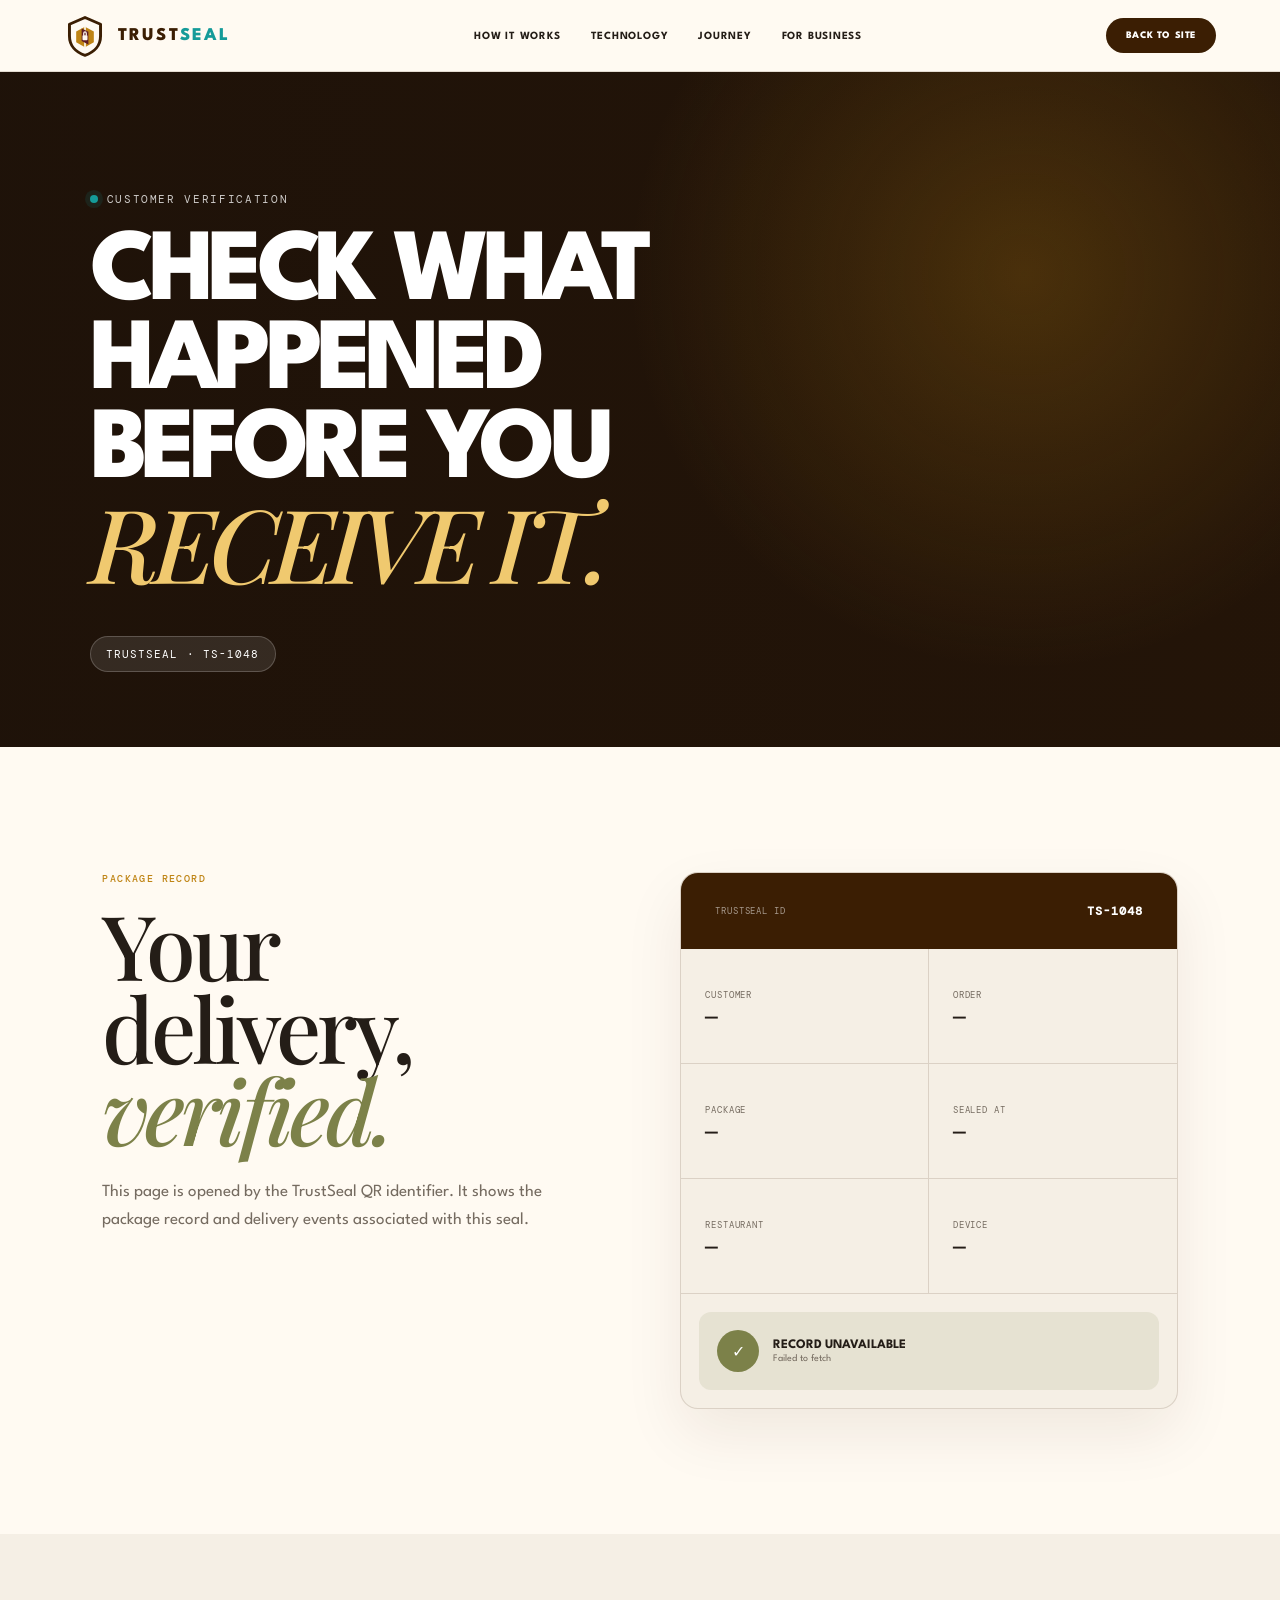
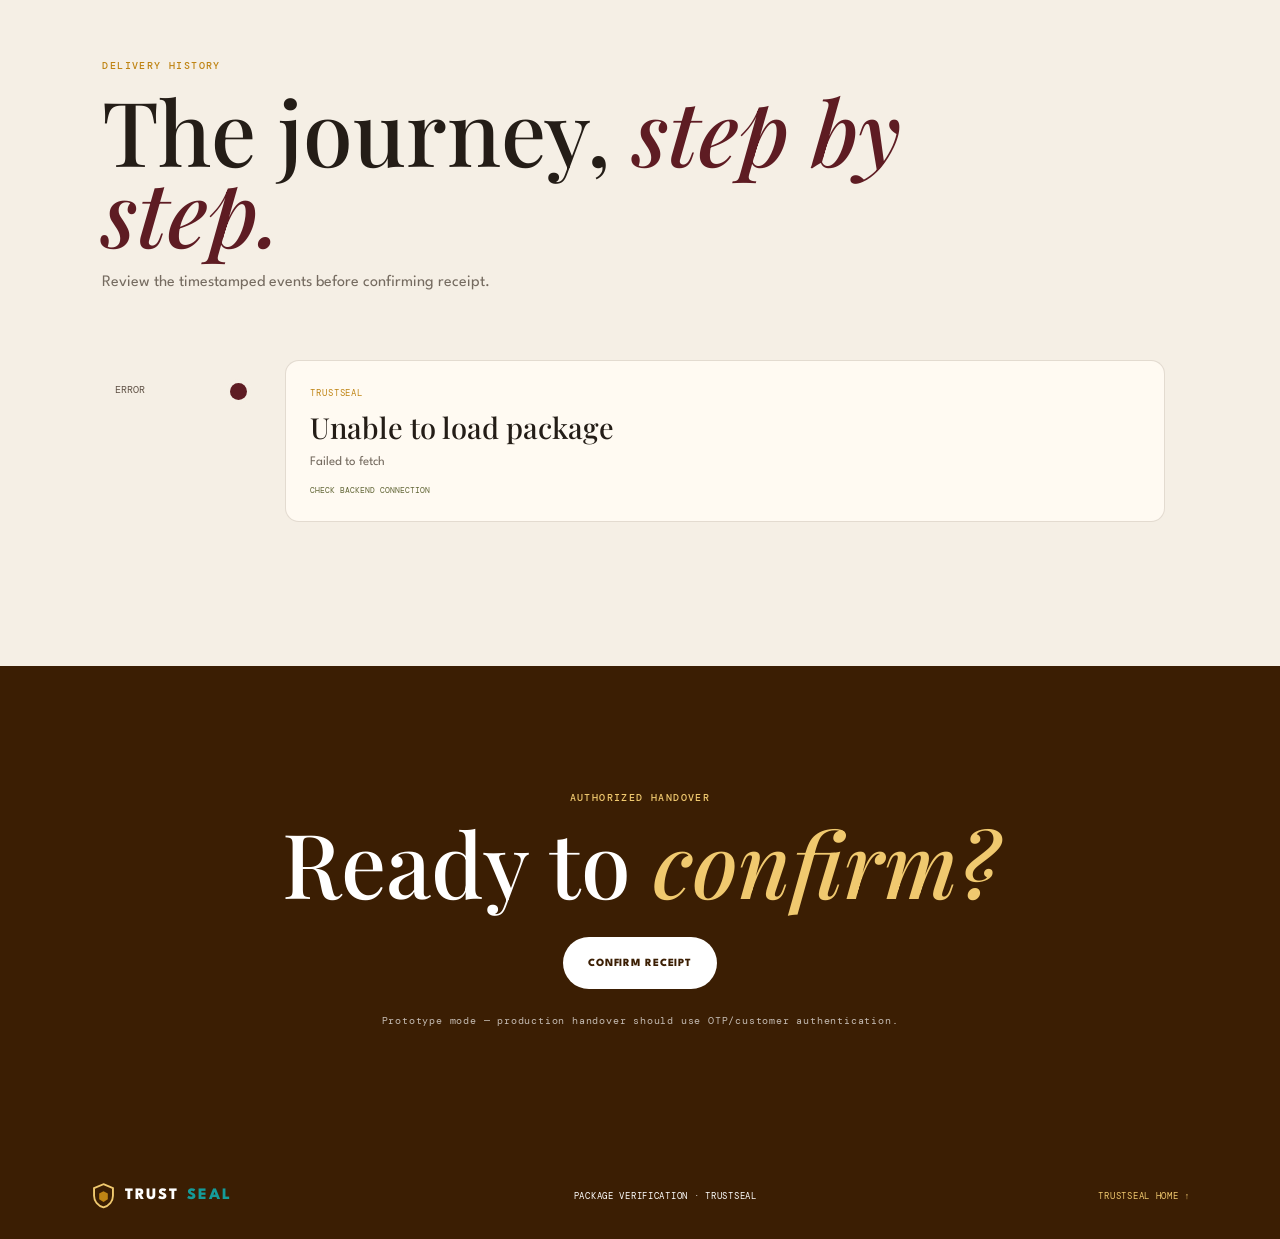
<file: TrustSeal 2.0/frontend/verify.html>
<!DOCTYPE html>
<html lang="en">
<head>
    <meta charset="UTF-8">
    <meta name="viewport" content="width=device-width, initial-scale=1.0">
    <title>TrustSeal — Verify Package</title>
    <link rel="preconnect" href="https://fonts.googleapis.com">
    <link rel="preconnect" href="https://fonts.gstatic.com" crossorigin>
    <link href="https://fonts.googleapis.com/css2?family=DM+Mono:wght@400;500&family=League+Spartan:wght@400;500;600;700;800&family=Playfair+Display:ital,wght@0,500;0,600;1,500&display=swap" rel="stylesheet">
    <link rel="stylesheet" href="style.css">
    <link rel="stylesheet" href="verify.css">
</head>
<body>

<header class="navbar">
    <a href="index.html" class="logo">
        <span class="brand-mark"><svg
                class="logo-svg"
                viewBox="0 0 100 100"
                xmlns="http://www.w3.org/2000/svg"
                aria-label="Trust Seal logo"
            >

                <!-- shield -->

                <path
                    d="M50 6
                       L87 22
                       L87 50
                       C87 73 72 89 50 96
                       C28 89 13 73 13 50
                       L13 22 Z"
                    fill="none"
                    stroke="#3B1E03"
                    stroke-width="7"
                    stroke-linejoin="round"
                />

                <!-- package -->

                <path
                    d="M29 39
                       L50 28
                       L71 39
                       L71 65
                       L50 77
                       L29 65 Z"
                    fill="#BF8414"
                />

                <!-- package center -->

                <path
                    d="M50 28
                       L50 77"
                    stroke="#FFF9F0"
                    stroke-width="4"
                />

                <!-- package tape -->

                <path
                    d="M42 32
                       L58 40
                       L58 70
                       L42 62 Z"
                    fill="#5E1C23"
                />

                <!-- lock -->

                <rect
                    x="44"
                    y="48"
                    width="12"
                    height="12"
                    rx="2"
                    fill="#FFF9F0"
                />

                <path
                    d="M47 48
                       V44
                       C47 39 53 39 53 44
                       V48"
                    fill="none"
                    stroke="#FFF9F0"
                    stroke-width="3"
                    stroke-linecap="round"
                />

            </svg></span>
        <span class="brand-name">TRUST<span>SEAL</span></span>
    </a>
    <nav class="desktop-nav">
        <a href="index.html#how">HOW IT WORKS</a>
        <a href="index.html#technology">TECHNOLOGY</a>
        <a href="index.html#journey">JOURNEY</a>
        <a href="index.html#business">FOR BUSINESS</a>
    </nav>
    <a class="verify-nav" href="index.html">BACK TO SITE</a>
    <button class="menu-button" id="menuButton" aria-label="Open menu">☰</button>
</header>

<nav class="mobile-nav" id="mobileNav">
    <a href="index.html#how">HOW IT WORKS</a>
    <a href="index.html#technology">TECHNOLOGY</a>
    <a href="index.html#journey">JOURNEY</a>
    <a href="index.html#business">FOR BUSINESS</a>
</nav>

<main class="verify-page">
    <section class="verify-hero">
        <div class="verify-hero-content">
            <div class="eyebrow"><span></span>CUSTOMER VERIFICATION</div>
            <h1>
                CHECK WHAT
                <br>HAPPENED
                <br>BEFORE YOU
                <br><em>RECEIVE IT.</em>
            </h1>
            <div class="verify-id" id="heroId">TRUSTSEAL · TS-1048</div>
        </div>
    </section>

    <section class="verify-body">
        <div class="verify-layout">
            <div class="verify-heading">
                <p class="label">PACKAGE RECORD</p>
                <h2>
                    Your delivery,
                    <em>verified.</em>
                </h2>
                <p>
                    This page is opened by the TrustSeal QR identifier. It shows
                    the package record and delivery events associated with this seal.
                </p>
            </div>

            <div class="verify-card">
                <div class="verify-card-top">
                    <span>TRUSTSEAL ID</span>
                    <strong id="trustsealId">TS-1048</strong>
                </div>

                <div class="detail-grid">
                    <div class="detail"><span>CUSTOMER</span><strong id="customerName">—</strong></div>
                    <div class="detail"><span>ORDER</span><strong id="orderId">—</strong></div>
                    <div class="detail"><span>PACKAGE</span><strong id="packageName">—</strong></div>
                    <div class="detail"><span>SEALED AT</span><strong id="sealedAt">—</strong></div>
                    <div class="detail"><span>RESTAURANT</span><strong id="restaurantName">—</strong></div>
                    <div class="detail"><span>DEVICE</span><strong id="deviceId">—</strong></div>
                </div>

                <div class="verify-card-status">
                    <div class="monitor-icon">✓</div>
                    <div>
                        <strong id="statusText">LOADING PACKAGE</strong>
                        <small id="statusDetail">Reading TrustSeal record…</small>
                    </div>
                </div>
            </div>
        </div>
    </section>

    <section class="verify-timeline">
        <div class="timeline-heading">
            <p class="label">DELIVERY HISTORY</p>
            <h2>
                The journey,
                <em>step by step.</em>
            </h2>
            <p>Review the timestamped events before confirming receipt.</p>
        </div>

        <div class="timeline" id="timeline"></div>
    </section>

    <section class="verify-actions">
        <p class="label" style="color:var(--honey-light);">AUTHORIZED HANDOVER</p>
        <h2>
            Ready to
            <em>confirm?</em>
        </h2>
        <button class="verify-button-live" id="verifyButton">CONFIRM RECEIPT</button>
        <div class="verify-result" id="verificationMessage">
            Prototype mode — production handover should use OTP/customer authentication.
        </div>
    </section>
</main>

<footer class="footer">
    <div class="footer-logo">


        <svg
            class="footer-logo-svg"
            viewBox="0 0 100 100"
            xmlns="http://www.w3.org/2000/svg"
        >

            <path
                d="M50 8 L85 23 L85 51
                   C85 72 70 88 50 94
                   C30 88 15 72 15 51
                   L15 23 Z"
                fill="none"
                stroke="#F0C96F"
                stroke-width="7"
            />

            <path
                d="M34 43 L50 34 L66 43
                   L66 64 L50 74 L34 64 Z"
                fill="#BF8414"
            />

        </svg>


        TRUST <span>SEAL</span>


    </div>
    <div>PACKAGE VERIFICATION · TRUSTSEAL</div>
    <a href="index.html">TRUSTSEAL HOME ↑</a>
</footer>

<script src="verify.js"></script>
</body>
</html>
</file>
<file: TrustSeal 2.0/frontend/style.css>
/* =====================================================
   TRUST SEAL
   MAIN STYLESHEET
===================================================== */


/* =====================================================
   VARIABLES
===================================================== */

:root {

    --cream: #F5EFE5;

    --paper: #FFFAF2;

    --linen: #E3D7C6;

    --olive: #7C8149;

    --olive-dark: #626637;

    --honey: #BF8414;

    --honey-light: #F0C96F;

    --blue: #B1C7D4;

    --teal: #159B99;

    --espresso: #3B1E03;

    --brown: #605246;

    --red: #5E1C23;

    --text: #241D17;

    --muted: #756B60;

    --white: #FFFDF8;

    --border: rgba(59,30,3,.14);


    --sans:
        "League Spartan",
        Arial,
        sans-serif;

    --serif:
        "Playfair Display",
        Georgia,
        serif;

    --mono:
        "DM Mono",
        monospace;

}


/* =====================================================
   RESET
===================================================== */

* {

    margin: 0;

    padding: 0;

    box-sizing: border-box;

}


html {

    scroll-behavior: smooth;

}


body {

    background: var(--cream);

    color: var(--text);

    font-family: var(--sans);

    overflow-x: hidden;

}


img {

    display: block;

    width: 100%;

}


button {

    font-family: inherit;

    cursor: pointer;

}


a {

    color: inherit;

    text-decoration: none;

}


/* =====================================================
   NAVBAR
===================================================== */

.navbar {

    position: fixed;

    top: 0;

    left: 0;

    width: 100%;

    height: 72px;

    z-index: 1000;

    display: flex;

    align-items: center;

    justify-content: space-between;

    padding: 0 5vw;

    background:
        rgba(255,250,242,.97);

    border-bottom:
        1px solid var(--border);

    backdrop-filter:
        blur(15px);

}


/* =====================================================
   LOGO
===================================================== */

.logo {

    display: flex;

    align-items: center;

    gap: 12px;

}


.brand-mark {

    width: 42px;

    height: 42px;

    display: flex;

    align-items: center;

    justify-content: center;

    flex-shrink: 0;

    background: transparent;

}


.logo-svg {

    width: 42px;

    height: 42px;

    display: block;

}


.brand-name {

    font-family: var(--sans);

    font-size: 18px;

    font-weight: 800;

    letter-spacing: .12em;

    color: var(--espresso);

}


.brand-name span {

    color: var(--teal);

}


/* =====================================================
   DESKTOP NAV
===================================================== */

.desktop-nav {

    display: flex;

    align-items: center;

    gap: 30px;

}


.desktop-nav a {

    position: relative;

    font-size: 11px;

    font-weight: 700;

    letter-spacing: .07em;

}


.desktop-nav a::after {

    content: "";

    position: absolute;

    left: 0;

    bottom: -7px;

    width: 0;

    height: 2px;

    background: var(--teal);

    transition: .25s;

}


.desktop-nav a:hover::after {

    width: 100%;

}


/* =====================================================
   NAV BUTTON
===================================================== */

.verify-nav {

    padding: 13px 20px;

    border: 0;

    border-radius: 30px;

    background: var(--espresso);

    color: white;

    font-size: 10px;

    font-weight: 800;

    letter-spacing: .06em;

    transition: .25s;

}


.verify-nav:hover {

    background: var(--teal);

    transform: translateY(-2px);

}


/* =====================================================
   MOBILE MENU
===================================================== */

.menu-button {

    display: none;

    border: 0;

    background: transparent;

    color: var(--espresso);

    font-size: 23px;

}


.mobile-nav {

    display: none;

}


.mobile-nav.open {

    position: fixed;

    top: 72px;

    left: 0;

    z-index: 999;

    width: 100%;

    display: flex;

    flex-direction: column;

    padding: 15px;

    background: var(--paper);

    border-bottom: 1px solid var(--border);

    box-shadow:
        0 15px 30px rgba(0,0,0,.1);

}


.mobile-nav a {

    padding: 14px;

    font-size: 12px;

    font-weight: 700;

}


/* =====================================================
   GENERAL
===================================================== */

.section {

    padding: 125px 8vw;

}


.label {

    color: var(--honey);

    font-family: var(--mono);

    font-size: 10px;

    font-weight: 500;

    letter-spacing: .14em;

}


/* =====================================================
   HERO
===================================================== */

.hero {

    position: relative;

    min-height: 100vh;

    padding: 120px 7vw 55px;

    display: flex;

    align-items: center;

    overflow: hidden;

    color: white;

    background: var(--espresso);

}


.hero-image {

    position: absolute;

    inset: 0;

    z-index: 0;

}


.hero-image img {

    width: 100%;

    height: 100%;

    object-fit: cover;

    object-position: center;

}


.hero-dark {

    position: absolute;

    inset: 0;

    z-index: 1;

    background:

        linear-gradient(
            90deg,
            rgba(30,18,9,.91),
            rgba(30,18,9,.73) 50%,
            rgba(30,18,9,.42)
        );

}


.hero-content {

    position: relative;

    z-index: 2;

    max-width: 900px;

}


.eyebrow {

    display: flex;

    align-items: center;

    gap: 9px;

    margin-bottom: 24px;

    color:
        rgba(255,255,255,.78);

    font-family: var(--mono);

    font-size: 11px;

    letter-spacing: .15em;

}


.eyebrow span {

    width: 8px;

    height: 8px;

    border-radius: 50%;

    background: var(--teal);

    box-shadow:
        0 0 0 5px rgba(21,155,153,.12);

}


.hero h1 {

    max-width: 900px;

    font-size:
        clamp(56px,8vw,112px);

    font-weight: 800;

    line-height: .87;

    letter-spacing: -.065em;

    text-transform: uppercase;

}


.hero h1 em {

    color: var(--honey-light);

    font-family: var(--serif);

    font-weight: 500;

    font-style: italic;

    text-transform: none;

}


.hero-description {

    max-width: 590px;

    margin-top: 30px;

    color:
        rgba(255,255,255,.74);

    font-size: 17px;

    line-height: 1.65;

}


.hero-buttons {

    display: flex;

    flex-wrap: wrap;

    gap: 12px;

    margin-top: 32px;

}


.button {

    min-height: 52px;

    display: inline-flex;

    align-items: center;

    justify-content: center;

    padding: 0 25px;

    border-radius: 30px;

    font-size: 11px;

    font-weight: 800;

    letter-spacing: .08em;

    transition: .25s;

}


.white-button {

    border: 1px solid white;

    background: white;

    color: var(--espresso);

}


.white-button:hover {

    background: var(--honey-light);

    border-color: var(--honey-light);

    transform: translateY(-2px);

}


.outline-button {

    border: 1px solid rgba(255,255,255,.65);

    background: rgba(255,255,255,.05);

    color: white;

}


.outline-button:hover {

    background:
        rgba(255,255,255,.15);

    border-color: white;

}


.hero-bottom {

    max-width: 760px;

    display: flex;

    justify-content: space-between;

    margin-top: 52px;

    padding-top: 17px;

    border-top:
        1px solid rgba(255,255,255,.25);

    color:
        rgba(255,255,255,.53);

    font-family: var(--mono);

    font-size: 9px;

    letter-spacing: .12em;

}


/* =====================================================
   INTRO
===================================================== */

.intro {

    background: var(--paper);

}


.intro-grid {

    display: grid;

    grid-template-columns: 1.2fr .8fr;

    gap: 80px;

}


.intro h2 {

    margin-top: 18px;

    font-family: var(--serif);

    font-size:
        clamp(52px,6vw,84px);

    font-weight: 500;

    line-height: .98;

    letter-spacing: -.04em;

}


.intro h2 em {

    color: var(--olive);

}


.intro-text {

    align-self: end;

}


.intro-text p {

    margin-bottom: 22px;

    color: var(--muted);

    font-size: 17px;

    line-height: 1.75;

}


/* =====================================================
   CUSTOMER
===================================================== */

.customer {

    background: var(--cream);

}


.customer-heading {

    max-width: 850px;

}


.customer-heading h2 {

    margin-top: 18px;

    font-family: var(--serif);

    font-size:
        clamp(56px,7vw,98px);

    font-weight: 500;

    line-height: .92;

    letter-spacing: -.045em;

}


.customer-heading h2 em {

    color: var(--red);

}


.customer-intro {

    max-width: 600px;

    margin-top: 26px;

    color: var(--muted);

    font-size: 17px;

    line-height: 1.7;

}


.customer-dashboard {

    margin-top: 60px;

    background: var(--paper);

    border:
        1px solid var(--border);

    border-radius: 20px;

    overflow: hidden;

    box-shadow:
        0 25px 60px rgba(59,30,3,.08);

}


.customer-top {

    display: flex;

    align-items: center;

    justify-content: space-between;

    gap: 30px;

    padding: 32px 36px;

    border-bottom:
        1px solid var(--border);

}


.customer-person {

    display: flex;

    align-items: center;

    gap: 18px;

}


.avatar {

    width: 62px;

    height: 62px;

    display: grid;

    place-items: center;

    flex-shrink: 0;

    border-radius: 50%;

    background: var(--blue);

    color: var(--espresso);

    font-size: 16px;

    font-weight: 800;

}


.customer-person span {

    color: var(--muted);

    font-family: var(--mono);

    font-size: 9px;

    letter-spacing: .12em;

}


.customer-person h3 {

    margin-top: 4px;

    font-family: var(--serif);

    font-size: 30px;

    font-weight: 500;

}


.customer-person p {

    margin-top: 3px;

    color: var(--muted);

    font-size: 11px;

}


.order-status {

    display: flex;

    align-items: center;

    gap: 9px;

    padding: 10px 15px;

    border-radius: 30px;

    background:
        rgba(124,129,73,.1);

    color: var(--olive-dark);

    font-family: var(--mono);

    font-size: 9px;

    letter-spacing: .08em;

}


.status-dot {

    width: 8px;

    height: 8px;

    border-radius: 50%;

    background: var(--olive);

    animation: pulse 2s infinite;

}


@keyframes pulse {

    0% {

        box-shadow:
            0 0 0 0 rgba(124,129,73,.5);

    }

    70% {

        box-shadow:
            0 0 0 8px rgba(124,129,73,0);

    }

    100% {

        box-shadow:
            0 0 0 0 rgba(124,129,73,0);

    }

}


.customer-info-grid {

    display: grid;

    grid-template-columns:
        repeat(4,1fr);

}


.info-item {

    min-height: 125px;

    display: flex;

    flex-direction: column;

    justify-content: center;

    gap: 10px;

    padding: 24px 26px;

    border-right:
        1px solid var(--border);

}


.info-item:last-child {

    border-right: 0;

}


.info-item span,
.customer-footer span {

    color: var(--muted);

    font-family: var(--mono);

    font-size: 9px;

    letter-spacing: .1em;

}


.info-item strong {

    font-size: 15px;

}


.olive-text {

    color: var(--olive-dark);

}


.customer-footer {

    display: grid;

    grid-template-columns:
        repeat(3,1fr);

    background: var(--linen);

    border-top:
        1px solid var(--border);

}


.customer-footer > div {

    display: flex;

    flex-direction: column;

    gap: 7px;

    padding: 22px 26px;

    border-right:
        1px solid var(--border);

}


.customer-footer > div:last-child {

    border-right: 0;

}


.customer-footer strong {

    font-size: 11px;

}


/* =====================================================
   RESTAURANT
===================================================== */

.restaurant {

    background: var(--espresso);

    color: white;

}


.restaurant-grid {

    display: grid;

    grid-template-columns: 1fr 1fr;

    gap: 80px;

    align-items: center;

}


.restaurant-text h2 {

    margin-top: 18px;

    font-family: var(--serif);

    font-size:
        clamp(58px,7vw,100px);

    font-weight: 500;

    line-height: .9;

}


.restaurant-text h2 em {

    color: var(--honey-light);

}


.restaurant-text > p:last-child {

    max-width: 560px;

    margin-top: 30px;

    color:
        rgba(255,255,255,.67);

    font-size: 17px;

    line-height: 1.75;

}


.restaurant-card {

    padding: 38px;

    background: #4A280C;

    border:
        1px solid rgba(255,255,255,.12);

    border-radius: 18px;

}


.verified {

    display: flex;

    align-items: center;

    gap: 9px;

    color: var(--honey-light);

    font-family: var(--mono);

    font-size: 9px;

    letter-spacing: .1em;

}


.verified span {

    width: 23px;

    height: 23px;

    display: grid;

    place-items: center;

    border-radius: 50%;

    background: var(--olive);

}


.restaurant-card h3 {

    margin-top: 42px;

    font-family: var(--serif);

    font-size: 48px;

    font-weight: 500;

}


.restaurant-sub {

    color:
        rgba(255,255,255,.5);

    font-size: 14px;

}


.restaurant-details {

    display: grid;

    grid-template-columns:
        repeat(3,1fr);

    gap: 15px;

    margin-top: 38px;

    padding-top: 23px;

    border-top:
        1px solid rgba(255,255,255,.12);

}


.restaurant-details div {

    display: flex;

    flex-direction: column;

    gap: 6px;

}


.restaurant-details small {

    color:
        rgba(255,255,255,.4);

    font-family: var(--mono);

    font-size: 8px;

}


.restaurant-details strong {

    font-family: var(--mono);

    font-size: 10px;

}


.seal-active {

    display: flex;

    align-items: center;

    gap: 13px;

    margin-top: 30px;

    padding: 16px;

    border-radius: 11px;

    background:
        rgba(124,129,73,.16);

}


.seal-check {

    width: 35px;

    height: 35px;

    display: grid;

    place-items: center;

    flex-shrink: 0;

    border-radius: 50%;

    background: var(--olive);

}


.seal-active div:last-child {

    display: flex;

    flex-direction: column;

}


.seal-active strong {

    font-size: 13px;

}


.seal-active small {

    margin-top: 2px;

    color:
        rgba(255,255,255,.5);

    font-size: 10px;

}


/* =====================================================
   PACKAGE
===================================================== */

.package {

    background: var(--paper);

}


.package-heading {

    max-width: 820px;

}


.package-heading h2 {

    margin-top: 18px;

    font-family: var(--serif);

    font-size:
        clamp(56px,7vw,96px);

    font-weight: 500;

    line-height: .92;

    letter-spacing: -.045em;

}


.package-heading h2 em {

    color: var(--olive);

}


.package-heading > p:last-child {

    max-width: 600px;

    margin-top: 27px;

    color: var(--muted);

    font-size: 17px;

    line-height: 1.7;

}


.package-card {

    margin-top: 58px;

    padding: 34px;

    background: var(--cream);

    border:
        1px solid var(--border);

    border-radius: 18px;

}


.package-card-header {

    display: flex;

    align-items: center;

    justify-content: space-between;

    padding-bottom: 26px;

    border-bottom:
        1px solid var(--border);

}


.package-card-header span {

    color: var(--muted);

    font-family: var(--mono);

    font-size: 9px;

}


.package-card-header h3 {

    margin-top: 6px;

    font-family: var(--serif);

    font-size: 38px;

    font-weight: 500;

}


.package-state {

    padding: 10px 16px;

    border-radius: 30px;

    background: var(--olive);

    color: white;

    font-family: var(--mono);

    font-size: 9px;

    letter-spacing: .1em;

}


.package-details {

    display: grid;

    grid-template-columns:
        repeat(4,1fr);

}


.package-details > div {

    display: flex;

    flex-direction: column;

    gap: 8px;

    padding: 23px 20px 22px 0;

}


.package-details span {

    color: var(--muted);

    font-family: var(--mono);

    font-size: 9px;

}


.package-details strong {

    font-size: 13px;

}


.package-monitoring {

    display: flex;

    align-items: center;

    gap: 15px;

    margin-top: 15px;

    padding: 18px;

    border-radius: 12px;

    background: var(--paper);

    border:
        1px solid var(--border);

}


.monitor-icon {

    width: 42px;

    height: 42px;

    display: grid;

    place-items: center;

    flex-shrink: 0;

    border-radius: 50%;

    background: var(--olive);

    color: white;

}


.package-monitoring strong {

    font-size: 13px;

}


.package-monitoring p {

    margin-top: 3px;

    color: var(--muted);

    font-size: 11px;

}


/* =====================================================
   TIMELINE
===================================================== */

.timeline-section {

    background: var(--cream);

}


.timeline-heading {

    max-width: 850px;

    margin-bottom: 70px;

}


.timeline-heading h2 {

    margin-top: 18px;

    font-family: var(--serif);

    font-size:
        clamp(58px,7vw,100px);

    font-weight: 500;

    line-height: .9;

}


.timeline-heading h2 em {

    color: var(--red);

}


.timeline-heading > p:last-child {

    margin-top: 23px;

    color: var(--muted);

    font-size: 16px;

}


.timeline {

    max-width: 1050px;

    margin: auto;

}


.timeline-event {

    display: grid;

    grid-template-columns: 95px 35px 1fr;

    gap: 20px;

    min-height: 165px;

}


.time {

    padding-top: 23px;

    color: var(--brown);

    font-family: var(--mono);

    font-size: 10px;

}


.timeline-dot {

    position: relative;

    width: 17px;

    height: 17px;

    margin-top: 23px;

    border-radius: 50%;

    background: var(--brown);

    box-shadow:
        0 0 0 4px var(--cream);

}


.timeline-dot.active {

    background: var(--olive);

}


.timeline-dot.final {

    background: var(--red);

}


.timeline-dot::after {

    content: "";

    position: absolute;

    top: 17px;

    bottom: -148px;

    left: 50%;

    width: 1px;

    background:
        rgba(59,30,3,.2);

}


.timeline-event:last-child
.timeline-dot::after {

    display: none;

}


.event-card {

    margin-bottom: 19px;

    padding: 24px;

    background: var(--paper);

    border:
        1px solid var(--border);

    border-radius: 14px;

    transition: .25s;

}


.event-card:hover {

    transform: translateX(5px);

    box-shadow:
        0 10px 30px rgba(59,30,3,.07);

}


.event-card > span {

    color: var(--honey);

    font-family: var(--mono);

    font-size: 9px;

    letter-spacing: .1em;

}


.event-card h3 {

    margin-top: 8px;

    font-family: var(--serif);

    font-size: 29px;

    font-weight: 500;

}


.event-card p {

    margin-top: 6px;

    color: var(--muted);

    font-size: 13px;

    line-height: 1.55;

}


.event-card small {

    display: inline-block;

    margin-top: 13px;

    color: var(--olive-dark);

    font-family: var(--mono);

    font-size: 8px;

}


/* =====================================================
   HASH CHAIN
===================================================== */

.security {

    background: var(--blue);

}


.security-heading {

    display: grid;

    grid-template-columns: 1fr .6fr;

    gap: 70px;

    align-items: end;

}


.security-heading h2 {

    margin-top: 18px;

    font-family: var(--serif);

    font-size:
        clamp(58px,7vw,96px);

    font-weight: 500;

    line-height: .9;

}


.security-heading h2 em {

    color: var(--red);

}


.security-heading > p {

    color: var(--brown);

    font-size: 16px;

    line-height: 1.75;

}


.hash-chain {

    display: flex;

    align-items: center;

    margin-top: 62px;

    overflow-x: auto;

    padding-bottom: 15px;

}


.hash-card {

    min-width: 190px;

    padding: 24px;

    background:
        rgba(255,250,242,.9);

    border:
        1px solid rgba(59,30,3,.14);

    border-radius: 14px;

}


.hash-card span {

    color: var(--red);

    font-family: var(--mono);

    font-size: 9px;

}


.hash-card strong {

    display: block;

    margin-top: 14px;

    font-size: 15px;

}


.hash-card code {

    display: block;

    margin-top: 11px;

    color: var(--muted);

    font-family: var(--mono);

    font-size: 9px;

}


.arrow {

    min-width: 45px;

    text-align: center;

    color: var(--red);

    font-size: 24px;

}


.chain-result {

    max-width: 550px;

    display: flex;

    align-items: center;

    gap: 14px;

    margin-top: 38px;

    padding: 18px;

    border-radius: 12px;

    background: var(--olive);

    color: white;

}


.chain-result > span {

    width: 32px;

    height: 32px;

    display: grid;

    place-items: center;

    flex-shrink: 0;

    border-radius: 50%;

    background:
        rgba(255,255,255,.18);

}


.chain-result div {

    display: flex;

    flex-direction: column;

}


.chain-result strong {

    font-size: 12px;

}


.chain-result small {

    margin-top: 3px;

    font-size: 10px;

    opacity: .72;

}


/* =====================================================
   TAMPER ANALYSIS
===================================================== */

.tamper {

    background: var(--paper);

}


.tamper-grid {

    display: grid;

    grid-template-columns: .82fr 1.18fr;

    gap: 75px;

    align-items: center;

}


.tamper-text h2 {

    margin-top: 18px;

    font-family: var(--serif);

    font-size:
        clamp(55px,6.5vw,90px);

    font-weight: 500;

    line-height: .93;

    letter-spacing: -.04em;

}


.tamper-text h2 em {

    color: var(--red);

}


.tamper-text > p:last-child {

    max-width: 520px;

    margin-top: 28px;

    color: var(--muted);

    font-size: 17px;

    line-height: 1.75;

}


/* BIGGER PANEL */

.sensor-card {

    width: 100%;

    padding: 16px 30px 28px;

    background: var(--cream);

    border:
        1px solid var(--border);

    border-radius: 18px;

    box-shadow:
        0 20px 45px rgba(59,30,3,.06);

}


/* SENSOR ROW */

.sensor {

    min-height: 105px;

    display: grid;

    grid-template-columns:
        58px 1fr auto;

    gap: 18px;

    align-items: center;

    padding: 18px 0;

    border-bottom:
        1px solid var(--border);

}


/* SENSOR ICON */

.sensor-icon {

    width: 48px;

    height: 48px;

    display: grid;

    place-items: center;

    border-radius: 12px;

    background: var(--paper);

    color: var(--red);

    font-family: var(--mono);

    font-size: 15px;

    border:
        1px solid rgba(94,28,35,.08);

}


/* SENSOR NAME */

.sensor-name {

    display: flex;

    flex-direction: column;

    gap: 4px;

}


.sensor-name strong {

    font-size: 18px;

    font-weight: 700;

}


.sensor-name small {

    color: var(--muted);

    font-size: 12px;

}


/* STATUS */

.sensor-status {

    min-width: 80px;

    padding: 9px 13px;

    text-align: center;

    border-radius: 30px;

    background:
        rgba(124,129,73,.12);

    color: var(--olive-dark);

    font-family: var(--mono);

    font-size: 9px;

    font-weight: 500;

    letter-spacing: .08em;

}


/* RESULT */

.tamper-result {

    display: flex;

    align-items: center;

    gap: 17px;

    margin-top: 24px;

    padding: 22px;

    background: var(--olive);

    color: white;

    border-radius: 13px;

}


.result-check {

    width: 52px;

    height: 52px;

    display: grid;

    place-items: center;

    flex-shrink: 0;

    border-radius: 50%;

    background:
        rgba(255,255,255,.18);

    font-size: 25px;

}


.result-content {

    display: flex;

    flex-direction: column;

    gap: 4px;

}


.result-content small {

    font-family: var(--mono);

    font-size: 8px;

    opacity: .72;

    letter-spacing: .08em;

}


.result-content strong {

    font-size: 17px;

    font-weight: 800;

}


.result-content span {

    font-size: 11px;

    opacity: .76;

}


/* =====================================================
   VERIFY
===================================================== */

.verify-section {

    background: var(--linen);

}


.verify-grid {

    display: grid;

    grid-template-columns: 1fr .65fr;

    gap: 80px;

    align-items: center;

}


.verify-text h2 {

    margin-top: 18px;

    font-family: var(--serif);

    font-size:
        clamp(58px,7vw,100px);

    font-weight: 500;

    line-height: .9;

}


.verify-text h2 em {

    color: var(--red);

}


.verify-text > p:last-child {

    max-width: 520px;

    margin-top: 29px;

    color: var(--muted);

    font-size: 17px;

    line-height: 1.75;

}


.qr-card {

    padding: 30px;

    background: var(--paper);

    border:
        1px solid var(--border);

    border-radius: 18px;

    text-align: center;

    box-shadow:
        0 20px 50px rgba(59,30,3,.08);

}


.qr-top {

    display: flex;

    justify-content: space-between;

    padding-bottom: 17px;

    border-bottom:
        1px solid var(--border);

}


.qr-top span {

    color: var(--muted);

    font-family: var(--mono);

    font-size: 9px;

}


.qr-top strong {

    font-family: var(--mono);

    font-size: 10px;

}


.fake-qr {

    position: relative;

    width: 190px;

    height: 190px;

    margin: 30px auto;

    overflow: hidden;

    background: white;

    border: 8px solid white;

    box-shadow:
        0 0 0 1px var(--border);

}


.qr-lines {

    width: 100%;

    height: 100%;

    background:

        repeating-linear-gradient(
            0deg,
            #111 0 6px,
            transparent 6px 13px
        ),

        repeating-linear-gradient(
            90deg,
            #111 0 6px,
            transparent 6px 13px
        );

}


.fake-qr::before,
.fake-qr::after {

    content: "";

    position: absolute;

    width: 45px;

    height: 45px;

    background:

        linear-gradient(
            90deg,
            #111 50%,
            transparent 50%
        ),

        linear-gradient(
            #111 50%,
            transparent 50%
        );

    background-size: 16px 16px;

    border: 6px solid white;

}


.fake-qr::before {

    top: 4px;

    left: 4px;

}


.fake-qr::after {

    right: 4px;

    bottom: 4px;

}


.fake-qr span {

    position: absolute;

    z-index: 3;

    top: 50%;

    left: 50%;

    transform:
        translate(-50%,-50%);

    width: 40px;

    height: 40px;

    display: grid;

    place-items: center;

    background: white;

    color: var(--teal);

    font-family: var(--mono);

    font-size: 10px;

    font-weight: 800;

}


.scan-label {

    color: var(--muted);

    font-family: var(--mono);

    font-size: 9px;

    letter-spacing: .1em;

}


.verify-button {

    width: 100%;

    min-height: 54px;

    margin-top: 17px;

    border: 0;

    border-radius: 30px;

    background: var(--espresso);

    color: white;

    font-size: 11px;

    font-weight: 800;

    letter-spacing: .08em;

    transition: .25s;

}


.verify-button:hover {

    background: var(--teal);

    transform: translateY(-2px);

}


.verify-button:disabled {

    cursor: default;

}


.verification-message {

    min-height: 22px;

    margin-top: 14px;

    color: var(--olive-dark);

    font-size: 12px;

    font-weight: 700;

}


/* =====================================================
   COMPLETE
===================================================== */

.complete {

    padding: 145px 8vw;

    background: var(--red);

    color: white;

    text-align: center;

}


.complete-icon {

    width: 68px;

    height: 68px;

    display: grid;

    place-items: center;

    margin: auto;

    border:
        1px solid rgba(255,255,255,.4);

    border-radius: 50%;

    font-size: 27px;

}


.complete > p {

    margin-top: 23px;

    font-family: var(--mono);

    font-size: 9px;

    letter-spacing: .14em;

    opacity: .72;

}


.complete h2 {

    margin: 22px auto;

    font-family: var(--serif);

    font-size:
        clamp(55px,7vw,100px);

    font-weight: 500;

    line-height: .9;

}


.complete h2 em {

    color: var(--honey-light);

}


.complete > span {

    color:
        rgba(255,255,255,.65);

    font-size: 13px;

}


/* =====================================================
   FOOTER
===================================================== */

.footer {

    display: flex;

    align-items: center;

    justify-content: space-between;

    gap: 20px;

    padding: 30px 7vw;

    background: var(--espresso);

    color: white;

    font-family: var(--mono);

    font-size: 9px;

    letter-spacing: .08em;

}


.footer-logo {

    display: flex;

    align-items: center;

    gap: 8px;

    font-family: var(--sans);

    font-size: 16px;

    font-weight: 800;

    letter-spacing: .12em;

}


.footer-logo span {

    color: var(--teal);

}


.footer-logo-svg {

    width: 27px;

    height: 27px;

}


.footer a {

    color: var(--honey-light);

}


/* =====================================================
   TABLET
===================================================== */

@media (max-width: 950px) {


    .desktop-nav {

        display: none;

    }


    .menu-button {

        display: block;

    }


    .verify-nav {

        margin-left: auto;

        margin-right: 14px;

    }


    .intro-grid,
    .restaurant-grid,
    .security-heading,
    .tamper-grid,
    .verify-grid {

        grid-template-columns: 1fr;

        gap: 50px;

    }


    .package-details {

        grid-template-columns:
            repeat(2,1fr);

    }


    .tamper-grid {

        gap: 45px;

    }

}


/* =====================================================
   MOBILE
===================================================== */

@media (max-width: 600px) {


    .navbar {

        height: 65px;

        padding: 0 5vw;

    }


    .brand-mark {

        width: 35px;

        height: 35px;

    }


    .logo-svg {

        width: 35px;

        height: 35px;

    }


    .brand-name {

        font-size: 14px;

        letter-spacing: .1em;

    }


    .verify-nav {

        padding: 11px 13px;

        font-size: 8px;

    }


    .menu-button {

        font-size: 21px;

    }


    .section {

        padding: 82px 6vw;

    }


    /* HERO */

    .hero {

        min-height: 100svh;

        padding: 105px 6vw 40px;

        align-items: flex-end;

    }


    .hero-dark {

        background:

            linear-gradient(
                180deg,
                rgba(30,18,9,.38),
                rgba(30,18,9,.95)
            );

    }


    .hero h1 {

        font-size: 51px;

        line-height: .9;

    }


    .hero-description {

        font-size: 14px;

    }


    .hero-buttons {

        flex-direction: column;

    }


    .button {

        width: 100%;

    }


    .hero-bottom {

        flex-direction: column;

        gap: 8px;

        margin-top: 35px;

    }


    /* CUSTOMER */

    .customer-heading h2,
    .package-heading h2 {

        font-size: 52px;

    }


    .customer-top {

        align-items: flex-start;

        flex-direction: column;

        padding: 24px;

    }


    .customer-info-grid {

        grid-template-columns:
            1fr 1fr;

    }


    .info-item {

        min-height: 100px;

        padding: 18px;

        border-bottom:
            1px solid var(--border);

    }


    .info-item:nth-child(2),
    .info-item:nth-child(4) {

        border-right: 0;

    }


    .customer-footer {

        grid-template-columns: 1fr;

    }


    .customer-footer > div {

        border-right: 0;

        border-bottom:
            1px solid var(--border);

    }


    .customer-footer > div:last-child {

        border-bottom: 0;

    }


    /* RESTAURANT */

    .restaurant-text h2 {

        font-size: 58px;

    }


    .restaurant-card {

        padding: 24px;

    }


    .restaurant-details {

        grid-template-columns: 1fr;

    }


    /* PACKAGE */

    .package-card {

        padding: 22px;

    }


    .package-details {

        grid-template-columns:
            1fr 1fr;

    }


    /* TIMELINE */

    .timeline-heading h2 {

        font-size: 55px;

    }


    .timeline-event {

        grid-template-columns:
            62px 22px 1fr;

        gap: 8px;

        min-height: 190px;

    }


    .time {

        font-size: 8px;

    }


    .event-card {

        padding: 17px;

    }


    .event-card h3 {

        font-size: 21px;

    }


    /* HASH */

    .security-heading h2 {

        font-size: 55px;

    }


    .hash-chain {

        margin-top: 40px;

    }


    .hash-card {

        min-width: 160px;

        padding: 18px;

    }


    /* TAMPER */

    .tamper-text h2 {

        font-size: 52px;

    }


    .sensor-card {

        padding: 7px 17px 20px;

    }


    .sensor {

        min-height: 95px;

        grid-template-columns:
            43px 1fr auto;

        gap: 10px;

    }


    .sensor-icon {

        width: 40px;

        height: 40px;

        font-size: 12px;

    }


    .sensor-name strong {

        font-size: 15px;

    }


    .sensor-name small {

        font-size: 9px;

    }


    .sensor-status {

        min-width: 65px;

        padding: 8px 8px;

        font-size: 7px;

    }


    .tamper-result {

        padding: 17px;

        gap: 12px;

    }


    .result-check {

        width: 42px;

        height: 42px;

        font-size: 20px;

    }


    .result-content strong {

        font-size: 13px;

    }


    .result-content span {

        font-size: 8px;

    }


    /* VERIFY */

    .verify-text h2 {

        font-size: 58px;

    }


    .qr-card {

        padding: 22px;

    }


    .fake-qr {

        width: 165px;

        height: 165px;

    }


    /* COMPLETE */

    .complete {

        padding: 100px 6vw;

    }


    /* FOOTER */

    .footer {

        flex-direction: column;

        align-items: flex-start;

        padding: 30px 6vw;

        line-height: 1.7;

    }

}
</file>
<file: TrustSeal 2.0/frontend/verify.css>
/* =====================================================
   TRUSTSEAL VERIFICATION PAGE
   Uses the exact TrustSeal theme variables and visual language.
===================================================== */

.verify-page {
    padding-top: 72px;
}

.verify-hero {
    position: relative;
    min-height: 68vh;
    padding: 120px 7vw 75px;
    display: flex;
    align-items: center;
    overflow: hidden;
    color: white;
    background: var(--espresso);
}

.verify-hero::before {
    content: "";
    position: absolute;
    inset: 0;
    background:
        radial-gradient(circle at 80% 30%, rgba(191,132,20,.25), transparent 35%),
        linear-gradient(90deg, rgba(30,18,9,.98), rgba(30,18,9,.82));
}

.verify-hero-content {
    position: relative;
    z-index: 1;
    max-width: 900px;
}

.verify-hero h1 {
    max-width: 900px;
    font-size: clamp(56px,8vw,112px);
    font-weight: 800;
    line-height: .87;
    letter-spacing: -.065em;
    text-transform: uppercase;
}

.verify-hero h1 em {
    color: var(--honey-light);
    font-family: var(--serif);
    font-weight: 500;
    font-style: italic;
    text-transform: none;
}

.verify-id {
    display: inline-flex;
    margin-top: 32px;
    padding: 10px 15px;
    border-radius: 30px;
    background: rgba(255,255,255,.1);
    border: 1px solid rgba(255,255,255,.2);
    font-family: var(--mono);
    font-size: 11px;
    letter-spacing: .1em;
}

.verify-body {
    padding: 125px 8vw;
    background: var(--paper);
}

.verify-layout {
    display: grid;
    grid-template-columns: 1fr 1fr;
    gap: 80px;
    align-items: start;
}

.verify-heading h2 {
    margin-top: 18px;
    font-family: var(--serif);
    font-size: clamp(56px,7vw,98px);
    font-weight: 500;
    line-height: .92;
    letter-spacing: -.045em;
}

.verify-heading h2 em {
    color: var(--olive);
}

.verify-heading > p:last-child {
    max-width: 570px;
    margin-top: 27px;
    color: var(--muted);
    font-size: 17px;
    line-height: 1.7;
}

.verify-card {
    background: var(--cream);
    border: 1px solid var(--border);
    border-radius: 18px;
    overflow: hidden;
    box-shadow: 0 25px 60px rgba(59,30,3,.08);
}

.verify-card-top {
    padding: 30px 34px;
    background: var(--espresso);
    color: white;
    display: flex;
    justify-content: space-between;
    align-items: center;
}

.verify-card-top span,
.detail span {
    font-family: var(--mono);
    font-size: 9px;
    letter-spacing: .1em;
    color: var(--muted);
}

.verify-card-top span { color: rgba(255,255,255,.55); }

.verify-card-top strong {
    font-family: var(--mono);
    font-size: 12px;
    letter-spacing: .08em;
}

.detail-grid {
    display: grid;
    grid-template-columns: 1fr 1fr;
}

.detail {
    min-height: 115px;
    padding: 24px;
    display: flex;
    flex-direction: column;
    justify-content: center;
    gap: 9px;
    border-bottom: 1px solid var(--border);
}

.detail:nth-child(odd) { border-right: 1px solid var(--border); }

.detail strong { font-size: 15px; }

.verify-card-status {
    margin: 18px;
    padding: 18px;
    border-radius: 12px;
    background: rgba(124,129,73,.12);
    display: flex;
    align-items: center;
    gap: 14px;
}

.verify-card-status .monitor-icon {
    width: 42px;
    height: 42px;
    display: grid;
    place-items: center;
    border-radius: 50%;
    background: var(--olive);
    color: white;
    flex-shrink: 0;
}

.verify-card-status strong {
    display: block;
    font-size: 13px;
}

.verify-card-status small {
    display: block;
    margin-top: 3px;
    color: var(--muted);
    font-size: 10px;
}

.verify-timeline {
    padding: 125px 8vw;
    background: var(--cream);
}

.verify-timeline .timeline-heading { max-width: 850px; margin-bottom: 70px; }

.verify-actions {
    padding: 125px 8vw;
    background: var(--espresso);
    color: white;
    text-align: center;
}

.verify-actions h2 {
    max-width: 900px;
    margin: 18px auto 35px;
    font-family: var(--serif);
    font-size: clamp(56px,7vw,100px);
    font-weight: 500;
    line-height: .9;
}

.verify-actions h2 em {
    color: var(--honey-light);
}

.verify-button-live {
    display: inline-flex;
    min-height: 52px;
    align-items: center;
    justify-content: center;
    padding: 0 25px;
    border: 0;
    border-radius: 30px;
    background: white;
    color: var(--espresso);
    font-size: 11px;
    font-weight: 800;
    letter-spacing: .08em;
    cursor: pointer;
    transition: .25s;
}

.verify-button-live:hover {
    background: var(--honey-light);
    transform: translateY(-2px);
}

.verify-result {
    max-width: 700px;
    margin: 25px auto 0;
    color: rgba(255,255,255,.7);
    font-family: var(--mono);
    font-size: 10px;
    letter-spacing: .08em;
}

@media (max-width: 850px) {
    .verify-layout { grid-template-columns: 1fr; gap: 50px; }
}

@media (max-width: 600px) {
    .verify-hero, .verify-body, .verify-timeline, .verify-actions {
        padding-left: 6vw;
        padding-right: 6vw;
    }

    .detail-grid { grid-template-columns: 1fr; }
    .detail:nth-child(odd) { border-right: 0; }
}
</file>
